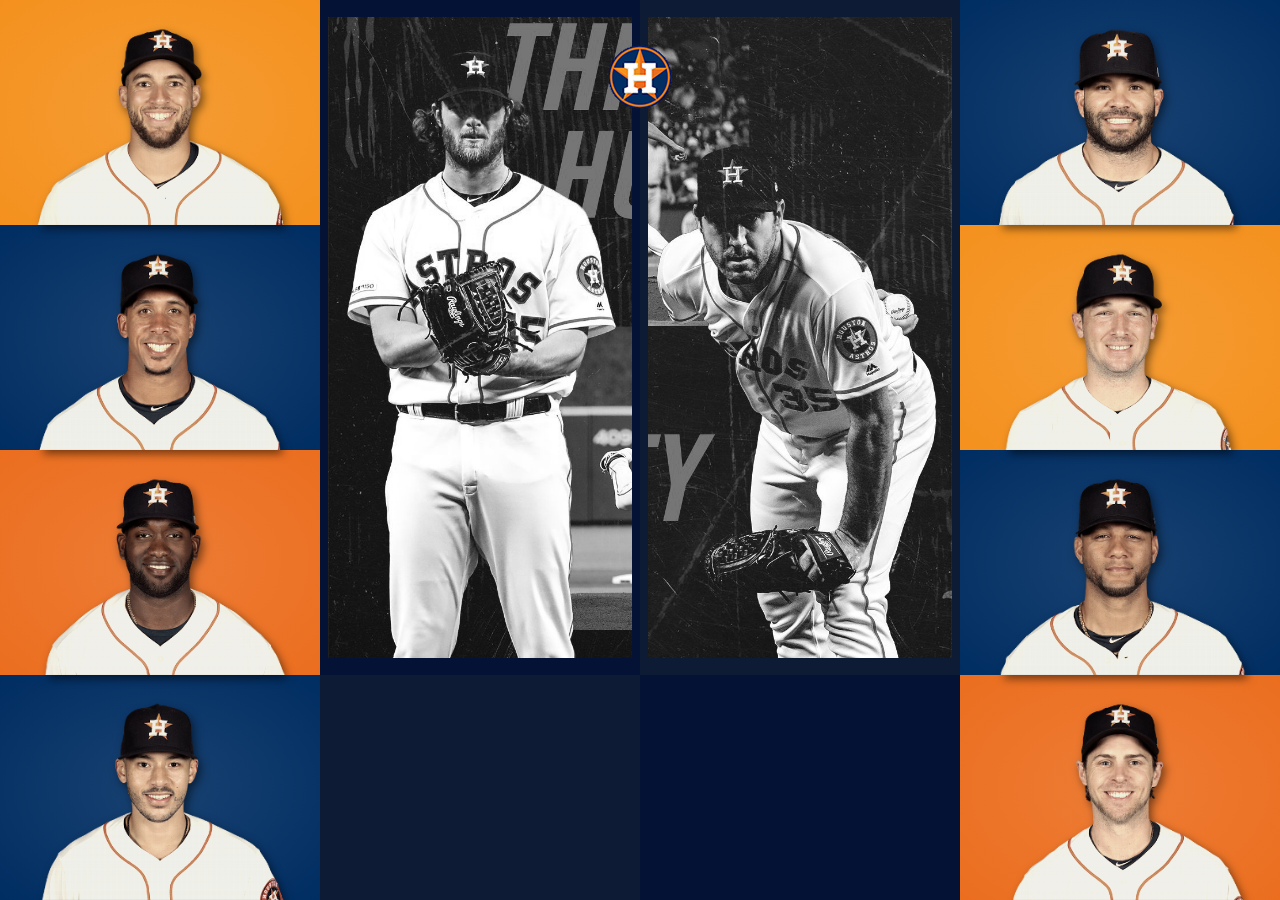
<file: index.html>
<!DOCTYPE html>

<html>

	<head>
		<meta charset="UTF-8">
		<meta name="viewport" content="width=device-width,initial-scale=1">
		<link href="images/astros.ico" rel="icon" type="image/x-icon" />
		<title>#TAKEITBACK</title>
		<link rel="stylesheet" href="style.css">
		<link rel="stylesheet" href="therapboard.css">
	</head>

	<body>
	
		<div class="player-col" id="left">
			<div class="player-card light-orange">
				<img src="images/portraits/GS.png" class="contain-image" id="george">
			</div>
			<div class="player-card navy">
				<img src="images/portraits/MB.png" class="contain-image" id="michael">
			</div>
			<div class="player-card orange">
				<img src="images/portraits/YA.png" class="contain-image" id="yordan">
			</div>
			<div class="player-card navy-alt">
				<img src="images/portraits/CC.png" class="contain-image" id="carlos">
			</div>
		</div>
		
		<div class="pitcher-catcher-col">
			<div class="pitcher-container">
				<div class="pitcher-card center-content dark-blue" id="gc-div">
					<img class="contain-image all-grey coletrain" id="gerrit">
					<img class="contain-image ws2019">
				</div>
				<div class="pitcher-card center-content dark-blue-off" id="jv-div">
					<img class="contain-image all-grey verlander" id ="justin">
				</div>
			</div>
			<div class="catcher-container">
				<div class="catcher-card dark-blue-off">
					<img class="contain-image no-cursor" id="martin">
				</div>
				<div class="catcher-card dark-blue">
					<img class="contain-image no-cursor" id="robinson">
				</div>
			</div>
		</div>
		
		<div class="player-col" id="right">
			<div class="player-card navy">
				<img src="images/portraits/JA.png" class="contain-image" id="jose">
			</div>
			<div class="player-card light-orange">
				<img src="images/portraits/AB.png" class="contain-image" id="alex" onclick="bregmanImages(this)">
			</div>
			<div class="player-card navy-alt">
				<img src="images/portraits/YG.png" class="contain-image" id="yuli">
			</div>
			<div class="player-card orange">
				<img src="images/portraits/JR.png" class="contain-image" id="josh" onclick="reddickImages(this)">
			</div>
		</div>
		
		<img src="images/astros_logo_small.png" class="center-fixed" id="logo" onclick="reload()">
		
		<audio src="sounds/springer_atones.mp3" type="audio/mp3" id="springer-sound"></audio>
		<audio src="sounds/gurriel_ties_it.mp3" type="audio/mp3" id="gurriel-sound"></audio>
		<audio src="sounds/uncle_mike_walk_off.mp3" type="audio/mp3" id="brantley-sound"></audio>
		<audio src="sounds/air_yordan.mp3" type="audio/mp3" id="alvarez-sound"></audio>
		<audio src="sounds/bubble_pop.mp3" type="audio/mp3" id="reddick-sound"></audio>
		<audio src="sounds/bregmans_old_town_road.mp3" type="audio/mp3" id="bregman-sound"></audio>
		<audio src="sounds/altuve_sends_the_astros.mp3" type="audio/mp3" id="altuve-sound"></audio>
		<audio src="sounds/correa_see_you_later.mp3" type="audio/mp3" id="correa-sound"></audio>
		<audio src="sounds/new_single_season_strikeout_king.mp3" type="audio/mp3" id="cole-sound"></audio>
		<audio src="sounds/third_career_no_hitter.mp3" type="audio/mp3" id="verlander-sound"></audio>
		
		<script src="script.js"></script>
	</body>
   
</html>
</file>
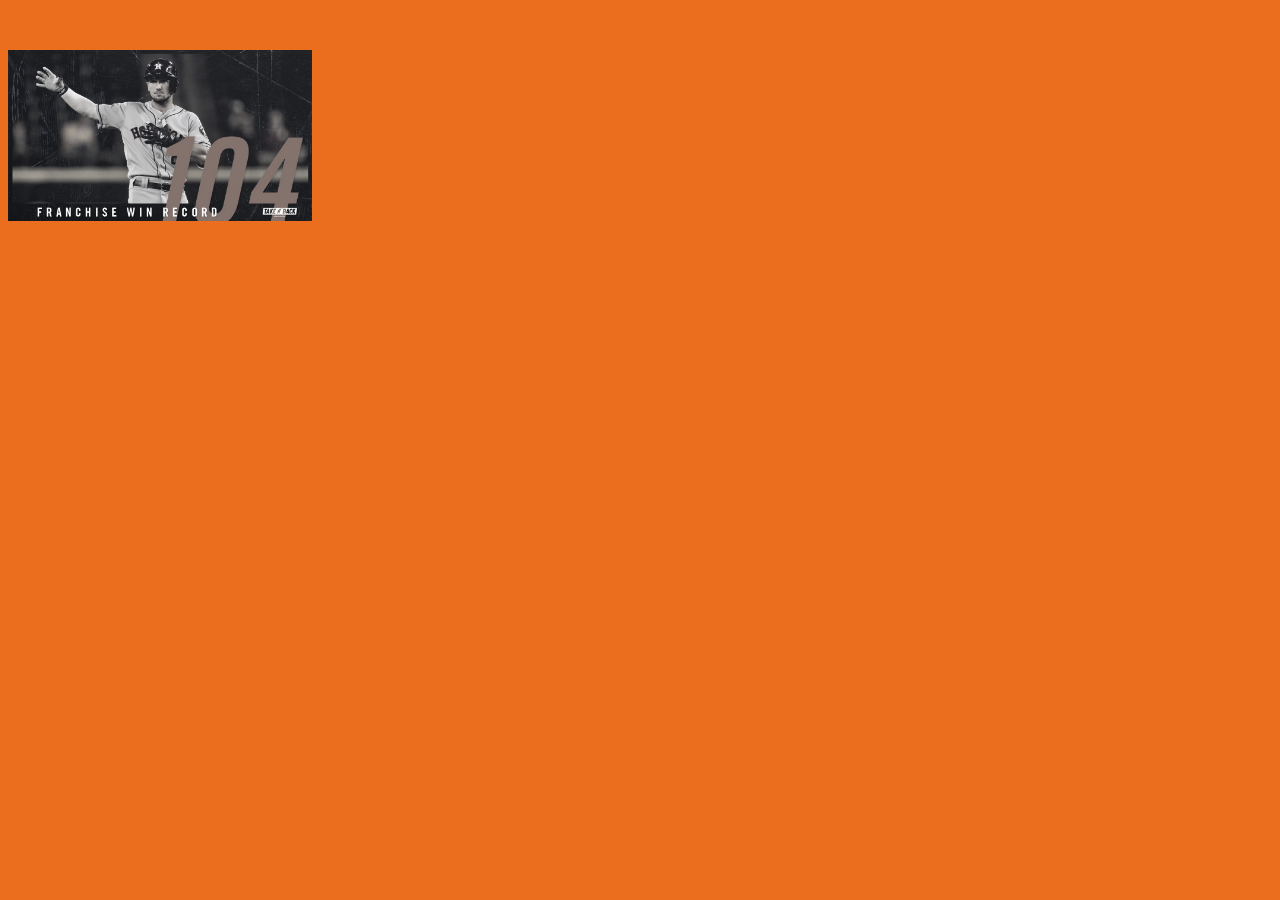
<file: winrecord.html>
<!DOCTYPE html>

<html>

	<head>
		<meta charset="UTF-8">
		<meta name="viewport" content="width=device-width,initial-scale=1">
		<link href="images/astros.ico" rel="icon" type="image/x-icon" />
		<title>#TAKEITBACK</title>
		<link rel="stylesheet" href="style.css">
		<link rel="stylesheet" href="winrecord.css">
	</head>

	<body class="orange-only">
		<div class="wins-row">
			<div class="one-fourth center-right">
				<img src="images/wins/104.jpg" class="contain-image" id="w104" onclick="showNext(this)">
			</div>
			<div class="one-fourth center-left">
				<img src="images/wins/105.jpg" class="contain-image display-none" id="w105" onclick="showNext(this)">
			</div>
			<div class="one-fourth center-right">
				<img src="images/wins/106.jpg" class="contain-image display-none" id="w106" onclick="showNext(this)">
			</div>
			<div class="one-fourth center-left">
				<img src="images/wins/107.jpg" class="contain-image display-none" id="w107" onclick="showNext(this)">
			</div>
		</div>
		
		<div class="division-champs-row center-content">
			<img src="images/wins/back2back2back.jpg" class="contain-image display-none" id="final">
		</div>
		
		<img src="images/countdown_timer.gif" class="display-none fixed-position" id="timer"/>
		
		<audio src="sounds/third_consecutive_year.mp3" type="audio/mp3" id="celebration"></audio>
		<script src="winrecord.js"></script>
	</body>
   
</html>
</file>
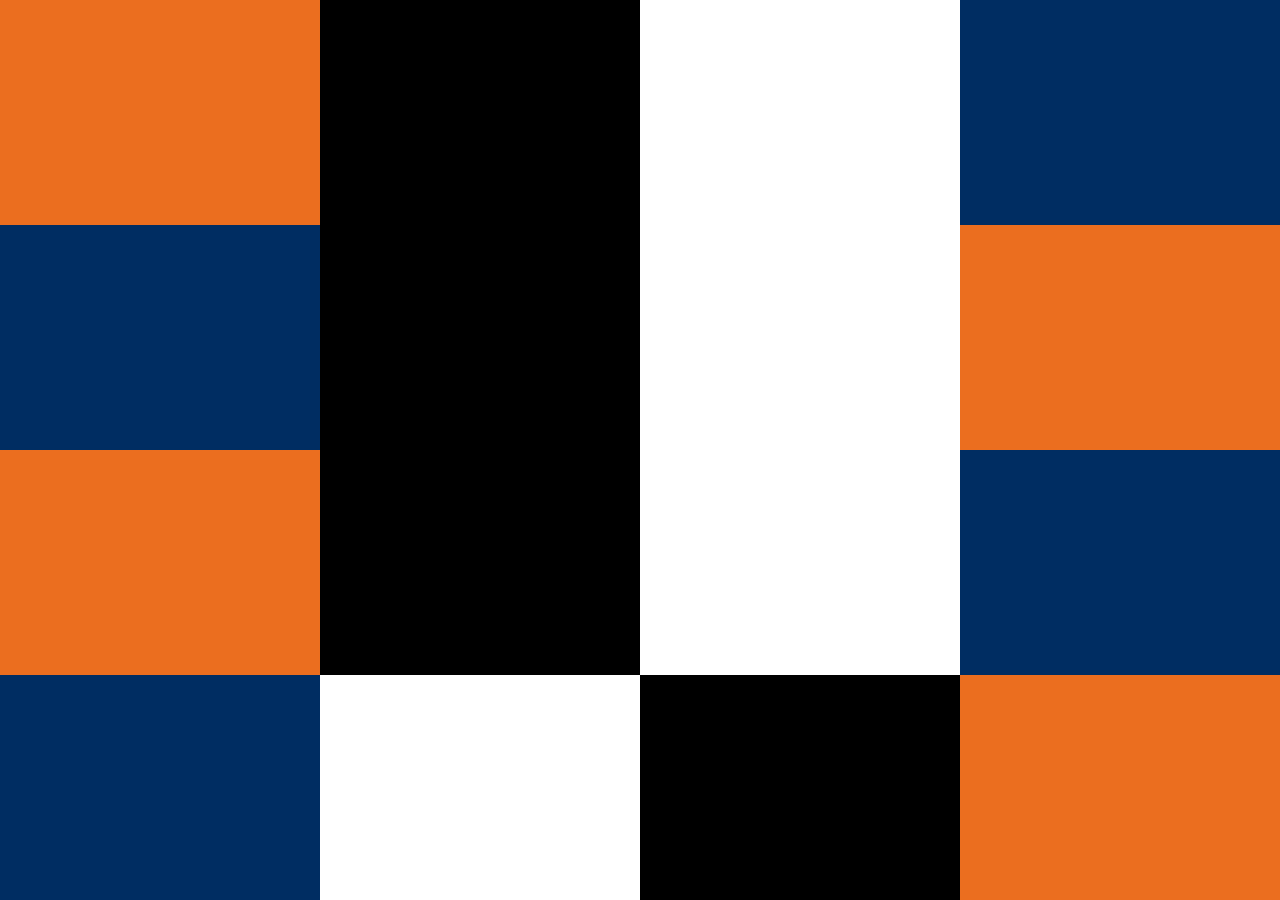
<file: Phase7A/phase7A.html>
<!DOCTYPE html>

<html>

	<head>
		<meta charset="UTF-8">
		<meta name="viewport" content="width=device-width,initial-scale=1">
		<title>#TAKEITBACK</title>
		<link rel="stylesheet" href="phase7A.css">
	</head>

	<body>
		<div class="player-col dark-grey" id="left">
			<div class="player-card orange">
			</div>
			<div class="player-card navy">
			</div>
			<div class="player-card orange">
			</div>
			<div class="player-card navy">
			</div>
		</div>
		
		<div class="pitcher-catcher-col light-grey">
			<div class="pitcher-container light-orange">
				<div class="pitcher-card black"></div>
				<div class="pitcher-card white" id="not-mobile"></div>
			</div>
			<div class="catcher-container dark-grey">
				<div class="catcher-card white">
				</div>
				<div class="catcher-card black">
				</div>
			</div>
		</div>
		
		<div class="player-col dark-grey" id="right">
			<div class="player-card navy">
			</div>
			<div class="player-card orange">
			</div>
			<div class="player-card navy">
			</div>
			<div class="player-card orange">
			</div>
		</div>
	</body>
   
</html>
</file>
<file: style.css>
body {
	width: 100vw;
	height: 100vh;
	margin: 0;
	display: flex;
	flex-wrap: wrap;
}

.pitcher-catcher-col {
	height: 100%;
	width: 50%;
	display: flex;
	flex-wrap: wrap;
}

.player-col {
	height: 100%;
	width: 25%;
	display: flex;
	flex-wrap: wrap;
}

.player-card {
	height: 25%;
	width: 100%;
	display: flex;
	justify-content: center;
	align-items: flex-end;
}

.pitcher-container {
	height: 75%;
	width: 100%;
	display: flex;
}

.pitcher-card {
	height: 100%;
	width: 50%;
	display: flex;
}

.all-grey {filter: grayscale(100%);}
.verlander {content: url("images/JV.png");}
.coletrain {content: url("images/GC.png");}
.ws2019 {content: url("");}

.catcher-container {
	height: 25%;
	width: 100%;
	display: flex;
}

.catcher-card {
	height: 100%;
	width: 50%;
	display: flex;
	justify-content: center;
	align-items: flex-end;
}

/* position images wherever you want inside their parent DIVs */
.center-bottom {
	justify-content: center;
	align-items: flex-end;
}

.center-left {
	justify-content: left;
	align-items: flex-end;
}

.center-right {
	justify-content: right;
	align-items: flex-end;
}

.center-fixed {
	height: 64px;
	width: 64px;
	position: fixed;
	top: 5%;
	left: calc(100%/2 - 32px);
}

.center-content {
	justify-content: center;
	align-items: center;
}

.contain-image {
	max-height: 95%;
	max-width: 95%;
}

#logo:hover {
	animation: pulse 1s infinite;
	animation-timing-function: linear;   
}
@keyframes pulse {
  0% { transform: scale(1);}
  50% { transform: scale(0.925); }
  100% { transform: scale(1); }
}

img:hover {cursor: pointer;}
.no-cursor:hover {cursor: default;}

/* colors */
.navy {background-image: radial-gradient(#194271, #002D62);}
.navy-alt {background-image: radial-gradient(#194271, #002D62);} /* this changes at the final breakpoint */
.orange-only {background-color: #EB6E1F;}
.orange {background-image: radial-gradient(#ED7C35, #EB6E1F);}
.light-orange {background-image: radial-gradient(#F59C34, #F4911E);}
.light-grey {background-color: #D3D3D3;}
.grey {background-color: #505050;}
.dark-grey {background-color: #282828;}
.black {background-color: #000000;}
.white-smoke {background-color: #F5F5F5;}
.white {background-color: #FFFFFF;}
.dark-blue-off {background-color: #0D1B35;}
.dark-blue {background-color: #041235;}

@media screen and (max-width: 1000px) {
	#left {order: 1;}
	#right {order: 2;}
	
	.player-col {
		height: 100%;
		width: 50%;
	}
	.pitcher-catcher-col {
		height: 50%;
		width: 100%;
	}
	.pitcher-container {
		height: 100%;
		width: 100%;
		display: flex;
		flex-wrap: wrap;
	}
	
	.verlander {content: url("images/JV-full.jpg");}
	.coletrain {content: url("images/GC-full.jpg");}
	
	.catcher-container {
		display: none;
	}
}

@media screen and (max-width: 700px) {
	#left {order: 1;}
	#right {order: 2;}
	#jv-div {display: none;}
	.center-fixed {display: none;}
	
	.player-col {
		height: 100%;
		width: 100%;
	}
	.pitcher-card {
		height: 100%;
		width: 100%;
	}
	
	.ws2019 {content: url("images/ws2019.PNG");}
	.coletrain {display: none;}
	
	.navy-alt {background-image: radial-gradient(#1D2949, #041235);}
}
</file>
<file: therapboard.css>
/* Thank you to LP Riel at http://therapboard.com/ for the following styles */

div.player-card img  {
    filter: grayscale(35%) sepia(30%) brightness(94%) drop-shadow(3px 4px 4px rgba(0,0,0,0.5));
}
div.catcher-card img  {
    filter: grayscale(35%) sepia(30%) brightness(94%) drop-shadow(3px 4px 4px rgba(0,0,0,0.5));
}

div.player-card img:hover { 
    filter: grayscale(0%) drop-shadow(3px 4px 4px rgba(0,0,0,0.5));
    cursor: pointer;
}

div.player-card img:active { 
    filter: grayscale(0%) drop-shadow(1px 1px 2px rgba(0,0,0,0.5));
    transform: scale(0.98, 0.98);
}
</file>
<file: winrecord.css>
body {
	width: 100vw;
	height: 100vh;
	margin: 0;
	display: block;
}

.wins-row {
	height: 30%;
	width: 100%;
	display: flex;
}

.one-fourth {
	height: 100%;
	width: 25%;
	display: flex;
}

.division-champs-row {
	height: 70%;
	width: 100%;
	display: flex;
}

.center-left, .center-right {
	justify-content: center;
	align-items: center;
}

.one-fourth img {
	filter: grayscale(90%);
}

.display-none {
	display: none;
}

.fixed-position {
	position: fixed;
	bottom: 5%;
	left: 5%;
}

@media screen and (max-width: 1000px) {
	.wins-row {
		height: 50%;
		width: 100%;
		display: flex;
		flex-wrap: wrap;
	}
	.one-fourth {
		height: 50%;
		width: 50%;
		display: flex;
	}
	.division-champs-row {
		height: 50%;
		width: 100%;
		display: flex;
	}
	.center-right {
		justify-content: flex-end;
		align-items: center;
	}
	.center-left {
		justify-content: flex-start;
		align-items: center;
	}
}

@media screen and (max-width: 600px) {
	body {
		height: 150%;
	}
	.wins-row {
		height: 100%;
		width: 100%;
		display: flex;
		flex-wrap: wrap;
	}
	.one-fourth {
		height: 25%;
		width: 100%;
		display: flex;
	}
	.division-champs-row {
		height: 25%;
		width: 100%;
		display: flex;
	}
	.center-left, .center-right {
		justify-content: center;
		align-items: center;
	}
}
</file>
<file: Phase7A/phase7A.css>
body {
	width: 100vw;
	height: 100vh;
	margin: 0;
	display: flex;
	flex-wrap: wrap;
}

.pitcher-catcher-col {
	height: 100%;
	width: 50%;
	display: flex;
	flex-wrap: wrap;
}

.player-col {
	height: 100%;
	width: 25%;
	display: flex;
	flex-wrap: wrap;
}

.player-card {
	height: 25%;
	width: 100%;
	display: flex;
	justify-content: center;
	align-items: flex-end;
}

.pitcher-container {
	height: 75%;
	width: 100%;
	display: flex;
}

.pitcher-card {
	height: 100%;
	width: 50%;
	display: flex;
}

.catcher-container {
	height: 25%;
	width: 100%;
	display: flex;
}

.catcher-card {
	height: 100%;
	width: 50%;
	display: flex;
	justify-content: center;
	align-items: flex-end;
}

.center-bottom {
	justify-content: center;
	align-items: flex-end;
}

.center-content {
	justify-content: center;
	align-items: center;
}

.contain-image {
	max-height: 95%;
	max-width: 95%;
}

.navy {background-color: #002D62;}
.orange {background-color: #EB6E1F;}
.light-orange {background-color: #F4911E;}
.light-grey {background-color: #D3D3D3;}
.grey {background-color: #505050;}
.dark-grey {background-color: #282828;}
.black {background-color: #000000;}
.white-smoke {background-color: #F5F5F5;}
.white {background-color: #FFFFFF;}
</file>
